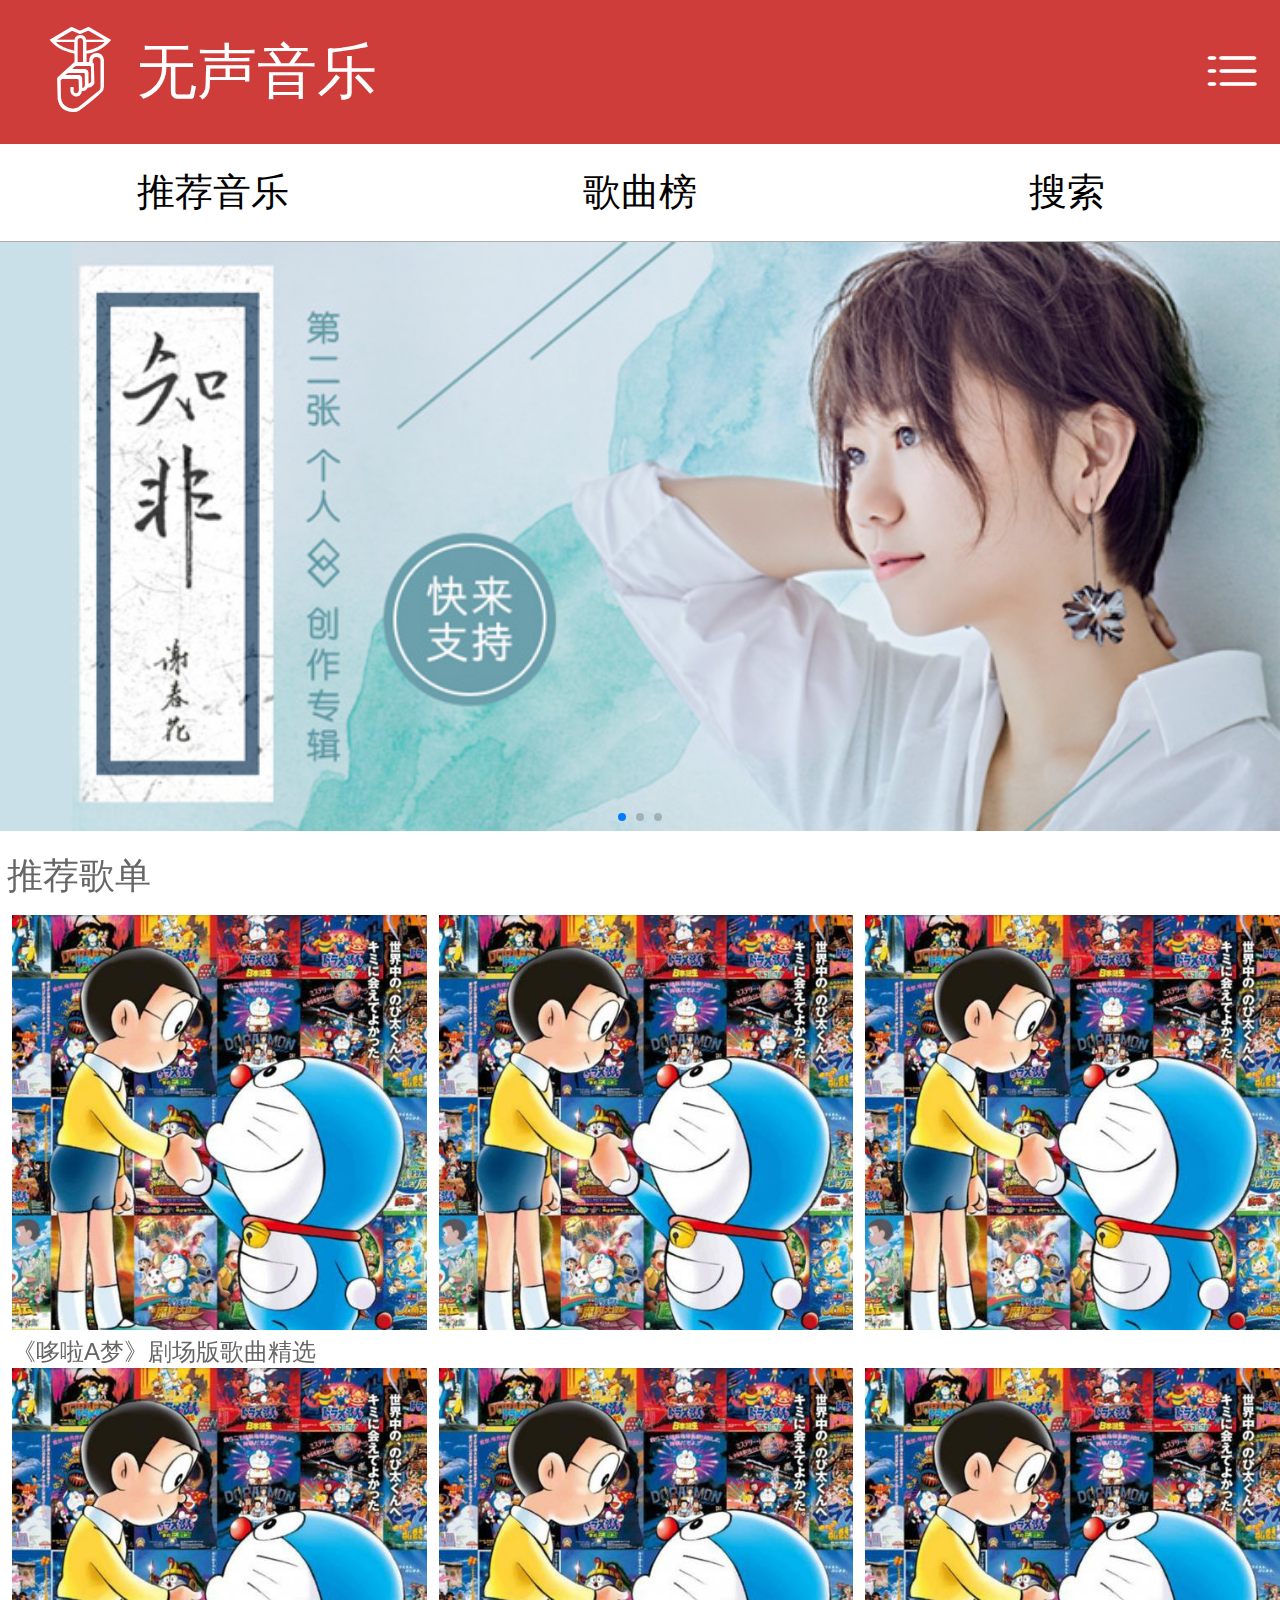
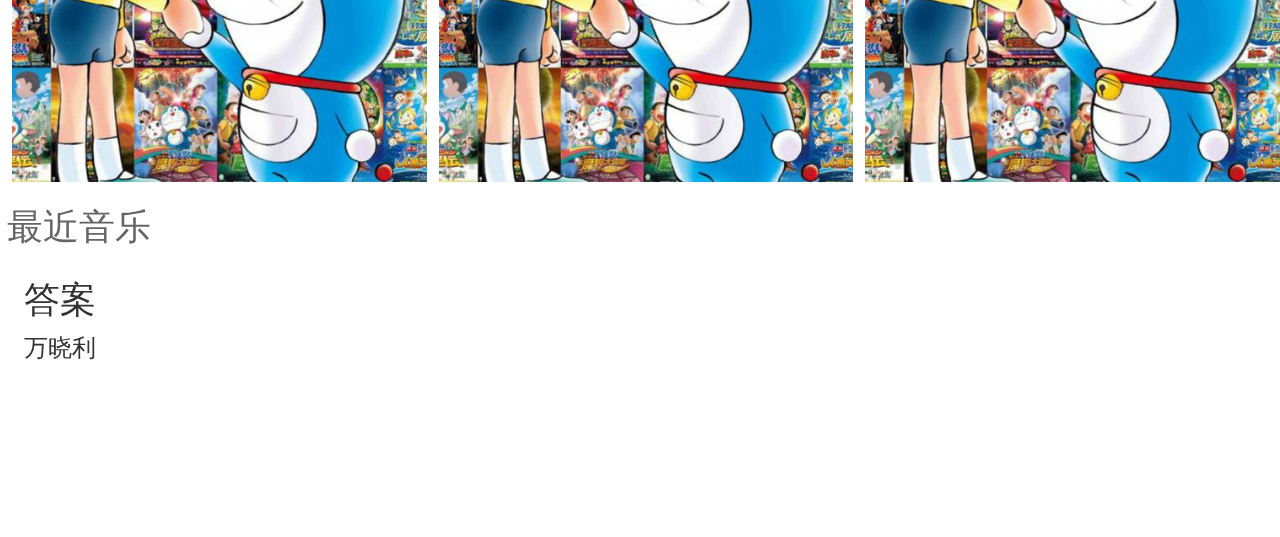
<file: index.html>
<!DOCTYPE html>
<html>
	<head>
		<meta charset="UTF-8">
		<title></title>
		<meta name="viewport" content="width=device-width,initial-scale=1,minimum-scale=1,maximum-scale=1,user-scalable=no" />
		<link rel="stylesheet" type="text/css" href="css/main.css"/>
		<link rel="stylesheet" type="text/css" href="font/iconfont.css"/>
		<link rel="stylesheet" href="bower_components/swiper/dist/css/swiper.min.css">
		<script src="js/lb.js"></script>
	</head>
	<body>
		<div class="foot">
			
			<div class="logo">
				<i class="iconfont icon-xinxinicon"></i>
				<p>无声音乐</p>
				<i class="iconfont icon-category" id="slide"></i>
			</div>
		</div>
		<ul class="bar">
			<li><a href="javaspert:;">推荐音乐</a></li>
			<li><a href="javaspert:;">歌曲榜</a></li>
			<li><a href="javaspert:;">搜索</a></li>
		</ul>
		<div class="swiper-container wrapper" id="lbb">
			<div class="swiper-wrapper">
<!--推荐音乐-->			
			<div class="swiper-slide">
				<div class="swiper-container" id="lba">
					<div class="swiper-wrapper">
						<div class="swiper-slide">
							<img src="image/swiper1.jpg"/>
						</div>
						<div class="swiper-slide">
							<img src="image/swiper2.jpg"/>
						</div>
						<div class="swiper-slide">
							<img src="image/swiper3.jpg"/>
						</div>
					</div>
					<div class="swiper-pagination"></div>
				</div>
				<div class="box">
					<p class="tj">推荐歌单</p>
					<ul class="box-full">
						<div>
							<li>
								<img src="image/flex1.jpg"/>
								<p>《哆啦A梦》剧场版歌曲精选</p>
							</li>
							<li>
								<img src="image/flex1.jpg"/>
								<p></p>
							</li>
							<li>
								<img src="image/flex1.jpg"/>
								<p></p>
							</li>
						</div>
						<div>
							<li>
								<img src="image/flex1.jpg"/>
								<p></p>
							</li>
							<li>
								<img src="image/flex1.jpg"/>
								<p></p>
							</li>
							<li>
								<img src="image/flex1.jpg"/>
								<p></p>
							</li>
						</div>
					</ul>
				</div>
				<div class="newm">
					<p class="zx">最近音乐</p>
					<div class="newm-box">
						<ul>
							<li>
								<div class="left"><h2>答案</h2>
								<p>万晓利</p></div>
								<div class="right"><i><img src="image/index.png"/></i></div>
							</li>
						</ul>
						
					</div>
				</div>
			</div>
<!--推荐音乐结束-->
<!--音乐榜单开始-->	
			<div class="yybd swiper-slide">
				<ul class="bd">
					<li>
						<a href="javascript:;"><img src="image/xingebang.jpg"/></a>
						<a href="javascript:;"><img src="image/regebang.jpg"/></a>
					</li>
					<li>
						<a href="javascript:;"><img src="image/biaosheng.jpg"/></a>
						<a href="javascript:;"><img src="image/yuanchuangbang.jpg"/></a>
					</li>
					<li>
						<a href="javascript:;"><img src="image/dianyinbang.jpg"/></a>
						<a href="javascript:;"><img src="image/gedianbang.jpg"/></a>
					</li>
				</ul>
			</div>
<!--音乐榜单结束-->
<!--音乐搜索开始-->
			<div class="bg-s swiper-slide">
			<!--描述：搜索框-->
				<div class="ipt-s">
					<i class="iconfont icon-search"></i>
					<input class="ipt-k" id="ssk" type="text" placeholder="搜索歌曲、歌手、专辑" >
				</div>
			<!--描述：热搜-->
				<div class="push">
					<section class="secs">
					<h3>热门搜索</h3>
					<ul>
						<li><a href="javaspert:;">童话镇</a></li>
						<li><a href="javaspert:;">童话镇</a></li>
						<li><a href="javaspert:;">童话镇</a></li>
						<li><a href="javaspert:;">童话镇</a></li>
						<li><a href="javaspert:;">童话镇</a></li>
						<li><a href="javaspert:;">童话镇</a></li>
						<li><a href="javaspert:;">童话镇</a></li>
					</ul>
					</section>
				</div>
			<!--描述：搜索显示-->
				<div class="records">
					<ul class="recUl">
						<li><aside></aside></li>
					</ul>
				</div>
			</div>
			</div>
		</div>
<!--右滑栏开始-->
		<div class="yhl">

			<div class="container"></div>
			<!--
				作者：offline
				时间：2017-06-05
				描述：右滑栏
			-->
			<div class="slide">
				<div class="slide-h">
					<img src="image/timg.jpg" />
					<p>baron</p>

				</div>
				<div class="slide-s">
					<ul>
						<li><a href="javaspert:;">歌曲</a></li>
						<li>76</li>
					</ul>
					<ul>
						<li><a href="javaspert:;">朋友</a></li>
						<li>52</li>
					</ul>
				</div>
				<ul class="slide-f">
					<li><a><i class="iconfont icon-form"></i>我的歌单</a></li>
					<li><a><i class="iconfont icon-process"></i>我的音乐圈</a></li>
					<li><a><i class="iconfont icon-set"></i>个人设置</a></li>
				</ul>
			</div>
		</div>
<!--右滑栏结束-->
		<script src="bower_components/jquery/dist/jquery.min.js"></script>			
		<script src="bower_components/swiper/dist/js/swiper.jquery.min.js"></script>
		<script src="js/search.js"></script>
		<script src="js/lb.js"></script>
	</body>
</html>
</file>
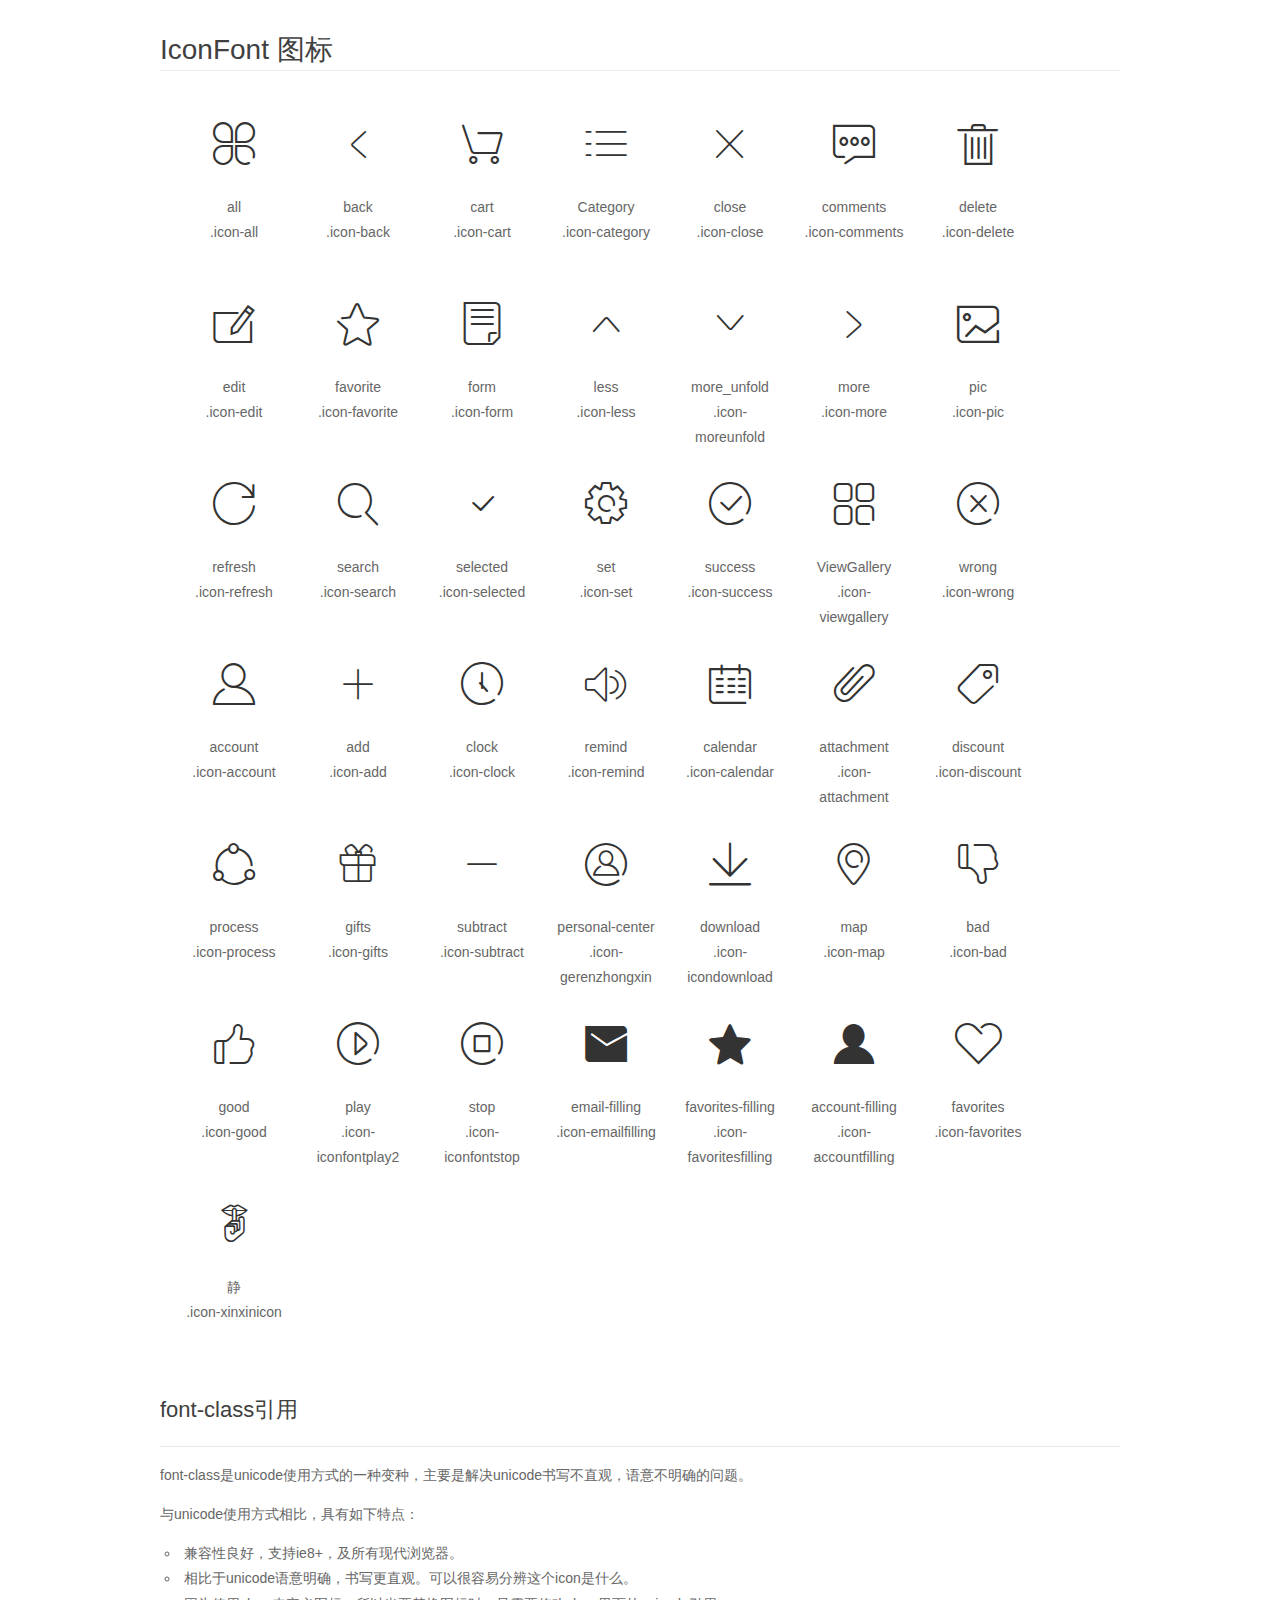
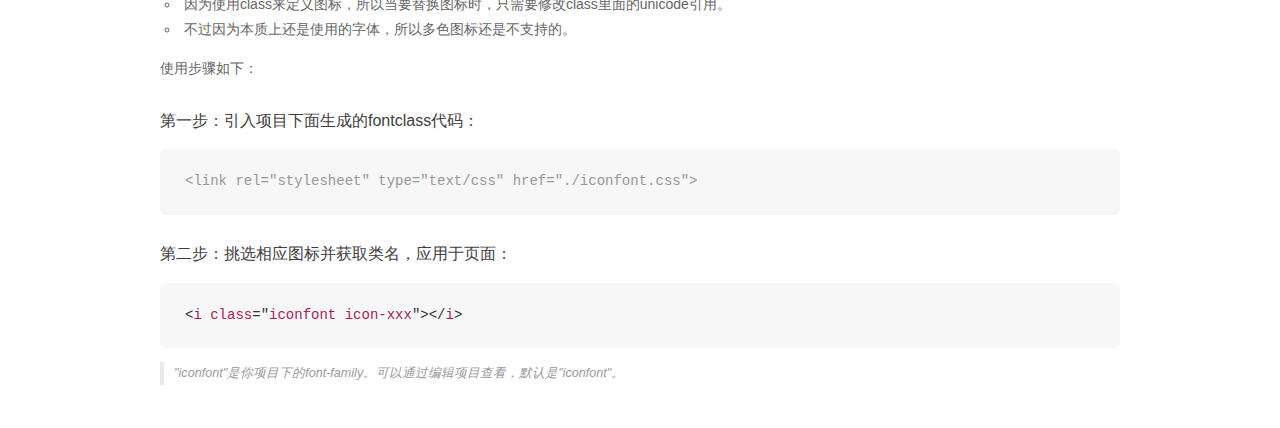
<file: font/demo_fontclass.html>
<!DOCTYPE html>
<html>
<head>
    <meta charset="utf-8"/>
    <title>IconFont</title>
    <link rel="stylesheet" href="demo.css">
    <link rel="stylesheet" href="iconfont.css">
</head>
<body>
    <div class="main markdown">
        <h1>IconFont 图标</h1>
        <ul class="icon_lists clear">
            
                <li>
                <i class="icon iconfont icon-all"></i>
                    <div class="name">all</div>
                    <div class="fontclass">.icon-all</div>
                </li>
            
                <li>
                <i class="icon iconfont icon-back"></i>
                    <div class="name">back</div>
                    <div class="fontclass">.icon-back</div>
                </li>
            
                <li>
                <i class="icon iconfont icon-cart"></i>
                    <div class="name">cart</div>
                    <div class="fontclass">.icon-cart</div>
                </li>
            
                <li>
                <i class="icon iconfont icon-category"></i>
                    <div class="name">Category</div>
                    <div class="fontclass">.icon-category</div>
                </li>
            
                <li>
                <i class="icon iconfont icon-close"></i>
                    <div class="name">close</div>
                    <div class="fontclass">.icon-close</div>
                </li>
            
                <li>
                <i class="icon iconfont icon-comments"></i>
                    <div class="name">comments</div>
                    <div class="fontclass">.icon-comments</div>
                </li>
            
                <li>
                <i class="icon iconfont icon-delete"></i>
                    <div class="name">delete</div>
                    <div class="fontclass">.icon-delete</div>
                </li>
            
                <li>
                <i class="icon iconfont icon-edit"></i>
                    <div class="name">edit</div>
                    <div class="fontclass">.icon-edit</div>
                </li>
            
                <li>
                <i class="icon iconfont icon-favorite"></i>
                    <div class="name">favorite</div>
                    <div class="fontclass">.icon-favorite</div>
                </li>
            
                <li>
                <i class="icon iconfont icon-form"></i>
                    <div class="name">form</div>
                    <div class="fontclass">.icon-form</div>
                </li>
            
                <li>
                <i class="icon iconfont icon-less"></i>
                    <div class="name">less</div>
                    <div class="fontclass">.icon-less</div>
                </li>
            
                <li>
                <i class="icon iconfont icon-moreunfold"></i>
                    <div class="name">more_unfold</div>
                    <div class="fontclass">.icon-moreunfold</div>
                </li>
            
                <li>
                <i class="icon iconfont icon-more"></i>
                    <div class="name">more</div>
                    <div class="fontclass">.icon-more</div>
                </li>
            
                <li>
                <i class="icon iconfont icon-pic"></i>
                    <div class="name">pic</div>
                    <div class="fontclass">.icon-pic</div>
                </li>
            
                <li>
                <i class="icon iconfont icon-refresh"></i>
                    <div class="name">refresh</div>
                    <div class="fontclass">.icon-refresh</div>
                </li>
            
                <li>
                <i class="icon iconfont icon-search"></i>
                    <div class="name">search</div>
                    <div class="fontclass">.icon-search</div>
                </li>
            
                <li>
                <i class="icon iconfont icon-selected"></i>
                    <div class="name">selected</div>
                    <div class="fontclass">.icon-selected</div>
                </li>
            
                <li>
                <i class="icon iconfont icon-set"></i>
                    <div class="name">set</div>
                    <div class="fontclass">.icon-set</div>
                </li>
            
                <li>
                <i class="icon iconfont icon-success"></i>
                    <div class="name">success</div>
                    <div class="fontclass">.icon-success</div>
                </li>
            
                <li>
                <i class="icon iconfont icon-viewgallery"></i>
                    <div class="name">ViewGallery</div>
                    <div class="fontclass">.icon-viewgallery</div>
                </li>
            
                <li>
                <i class="icon iconfont icon-wrong"></i>
                    <div class="name">wrong</div>
                    <div class="fontclass">.icon-wrong</div>
                </li>
            
                <li>
                <i class="icon iconfont icon-account"></i>
                    <div class="name">account</div>
                    <div class="fontclass">.icon-account</div>
                </li>
            
                <li>
                <i class="icon iconfont icon-add"></i>
                    <div class="name">add</div>
                    <div class="fontclass">.icon-add</div>
                </li>
            
                <li>
                <i class="icon iconfont icon-clock"></i>
                    <div class="name">clock</div>
                    <div class="fontclass">.icon-clock</div>
                </li>
            
                <li>
                <i class="icon iconfont icon-remind"></i>
                    <div class="name">remind</div>
                    <div class="fontclass">.icon-remind</div>
                </li>
            
                <li>
                <i class="icon iconfont icon-calendar"></i>
                    <div class="name">calendar</div>
                    <div class="fontclass">.icon-calendar</div>
                </li>
            
                <li>
                <i class="icon iconfont icon-attachment"></i>
                    <div class="name">attachment</div>
                    <div class="fontclass">.icon-attachment</div>
                </li>
            
                <li>
                <i class="icon iconfont icon-discount"></i>
                    <div class="name">discount</div>
                    <div class="fontclass">.icon-discount</div>
                </li>
            
                <li>
                <i class="icon iconfont icon-process"></i>
                    <div class="name">process</div>
                    <div class="fontclass">.icon-process</div>
                </li>
            
                <li>
                <i class="icon iconfont icon-gifts"></i>
                    <div class="name">gifts</div>
                    <div class="fontclass">.icon-gifts</div>
                </li>
            
                <li>
                <i class="icon iconfont icon-subtract"></i>
                    <div class="name">subtract</div>
                    <div class="fontclass">.icon-subtract</div>
                </li>
            
                <li>
                <i class="icon iconfont icon-gerenzhongxin"></i>
                    <div class="name">personal-center</div>
                    <div class="fontclass">.icon-gerenzhongxin</div>
                </li>
            
                <li>
                <i class="icon iconfont icon-icondownload"></i>
                    <div class="name">download</div>
                    <div class="fontclass">.icon-icondownload</div>
                </li>
            
                <li>
                <i class="icon iconfont icon-map"></i>
                    <div class="name">map</div>
                    <div class="fontclass">.icon-map</div>
                </li>
            
                <li>
                <i class="icon iconfont icon-bad"></i>
                    <div class="name">bad</div>
                    <div class="fontclass">.icon-bad</div>
                </li>
            
                <li>
                <i class="icon iconfont icon-good"></i>
                    <div class="name">good</div>
                    <div class="fontclass">.icon-good</div>
                </li>
            
                <li>
                <i class="icon iconfont icon-iconfontplay2"></i>
                    <div class="name">play</div>
                    <div class="fontclass">.icon-iconfontplay2</div>
                </li>
            
                <li>
                <i class="icon iconfont icon-iconfontstop"></i>
                    <div class="name">stop</div>
                    <div class="fontclass">.icon-iconfontstop</div>
                </li>
            
                <li>
                <i class="icon iconfont icon-emailfilling"></i>
                    <div class="name">email-filling</div>
                    <div class="fontclass">.icon-emailfilling</div>
                </li>
            
                <li>
                <i class="icon iconfont icon-favoritesfilling"></i>
                    <div class="name">favorites-filling</div>
                    <div class="fontclass">.icon-favoritesfilling</div>
                </li>
            
                <li>
                <i class="icon iconfont icon-accountfilling"></i>
                    <div class="name">account-filling</div>
                    <div class="fontclass">.icon-accountfilling</div>
                </li>
            
                <li>
                <i class="icon iconfont icon-favorites"></i>
                    <div class="name">favorites</div>
                    <div class="fontclass">.icon-favorites</div>
                </li>
            
                <li>
                <i class="icon iconfont icon-xinxinicon"></i>
                    <div class="name">静</div>
                    <div class="fontclass">.icon-xinxinicon</div>
                </li>
            
        </ul>

        <h2 id="font-class-">font-class引用</h2>
        <hr>

        <p>font-class是unicode使用方式的一种变种，主要是解决unicode书写不直观，语意不明确的问题。</p>
        <p>与unicode使用方式相比，具有如下特点：</p>
        <ul>
        <li>兼容性良好，支持ie8+，及所有现代浏览器。</li>
        <li>相比于unicode语意明确，书写更直观。可以很容易分辨这个icon是什么。</li>
        <li>因为使用class来定义图标，所以当要替换图标时，只需要修改class里面的unicode引用。</li>
        <li>不过因为本质上还是使用的字体，所以多色图标还是不支持的。</li>
        </ul>
        <p>使用步骤如下：</p>
        <h3 id="-fontclass-">第一步：引入项目下面生成的fontclass代码：</h3>


        <pre><code class="lang-js hljs javascript"><span class="hljs-comment">&lt;link rel="stylesheet" type="text/css" href="./iconfont.css"&gt;</span></code></pre>
        <h3 id="-">第二步：挑选相应图标并获取类名，应用于页面：</h3>
        <pre><code class="lang-css hljs">&lt;<span class="hljs-selector-tag">i</span> <span class="hljs-selector-tag">class</span>="<span class="hljs-selector-tag">iconfont</span> <span class="hljs-selector-tag">icon-xxx</span>"&gt;&lt;/<span class="hljs-selector-tag">i</span>&gt;</code></pre>
        <blockquote>
        <p>"iconfont"是你项目下的font-family。可以通过编辑项目查看，默认是"iconfont"。</p>
        </blockquote>
    </div>
</body>
</html>
</file>
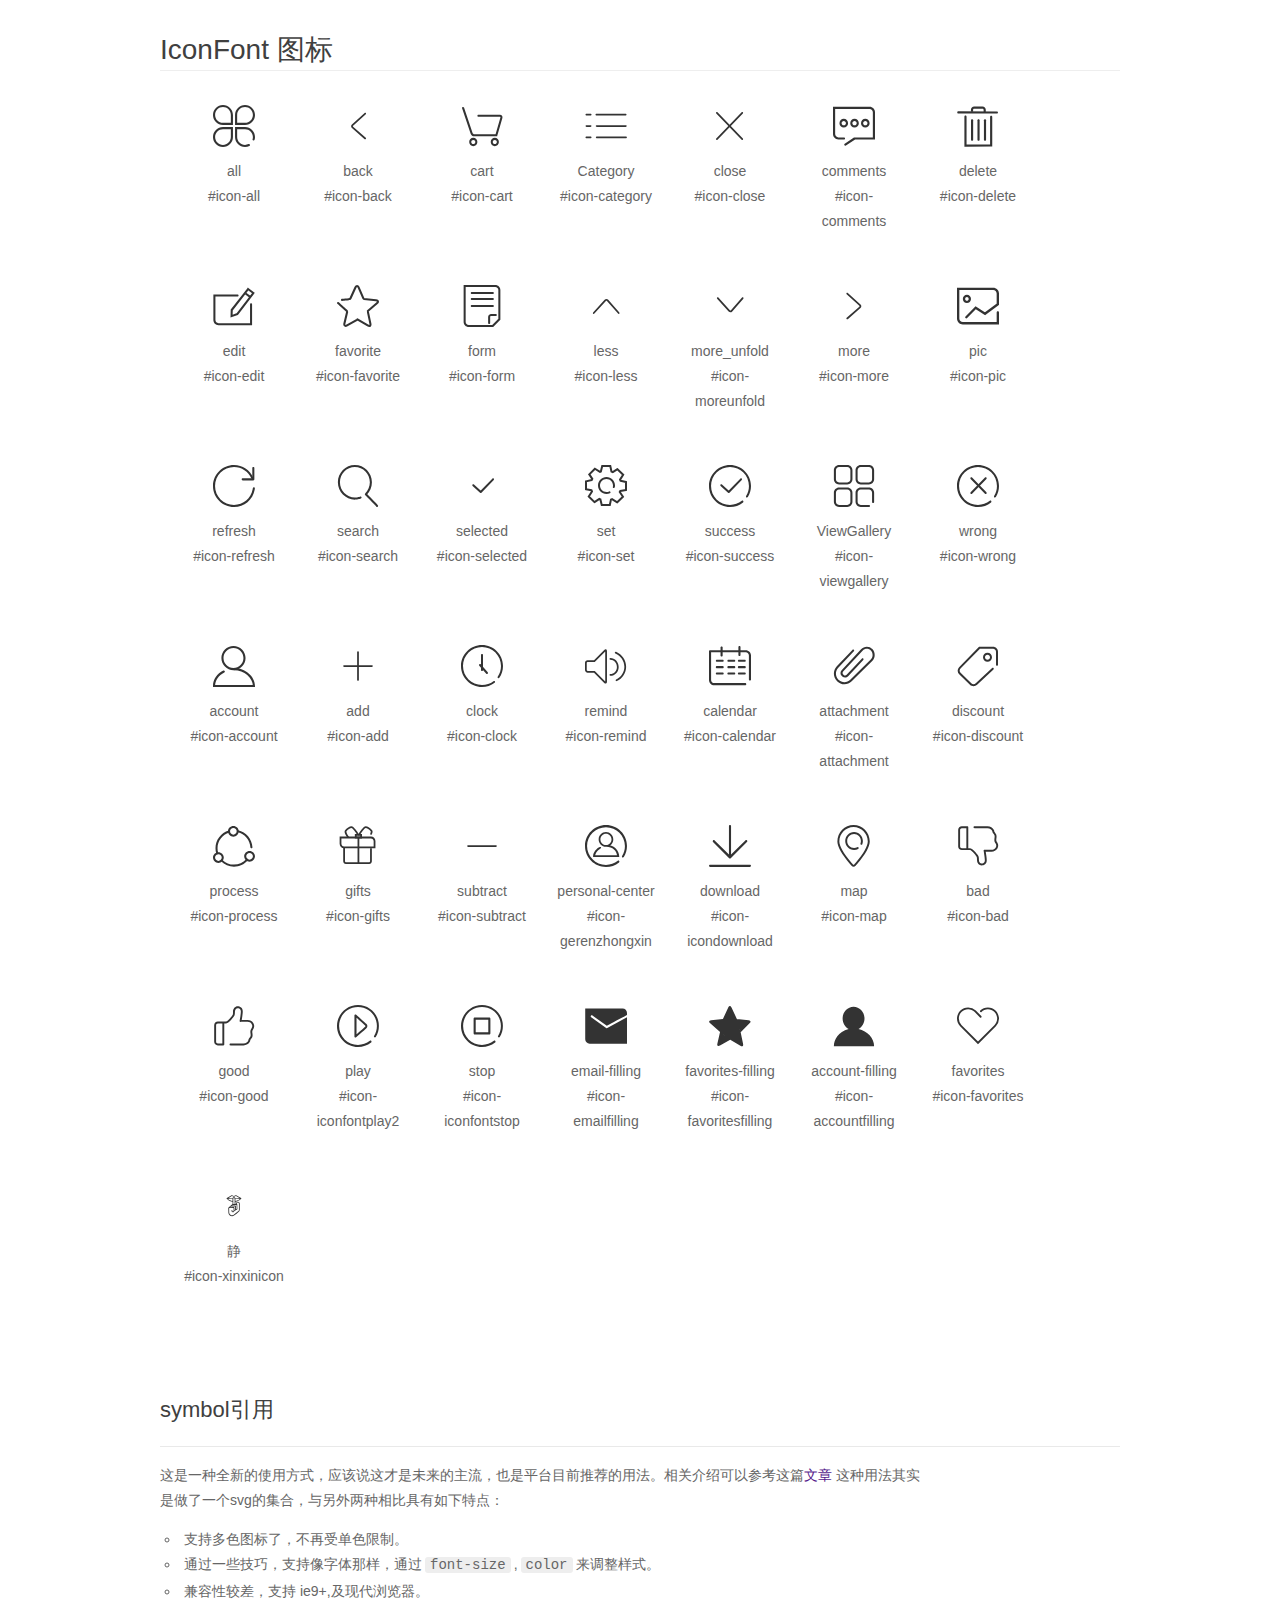
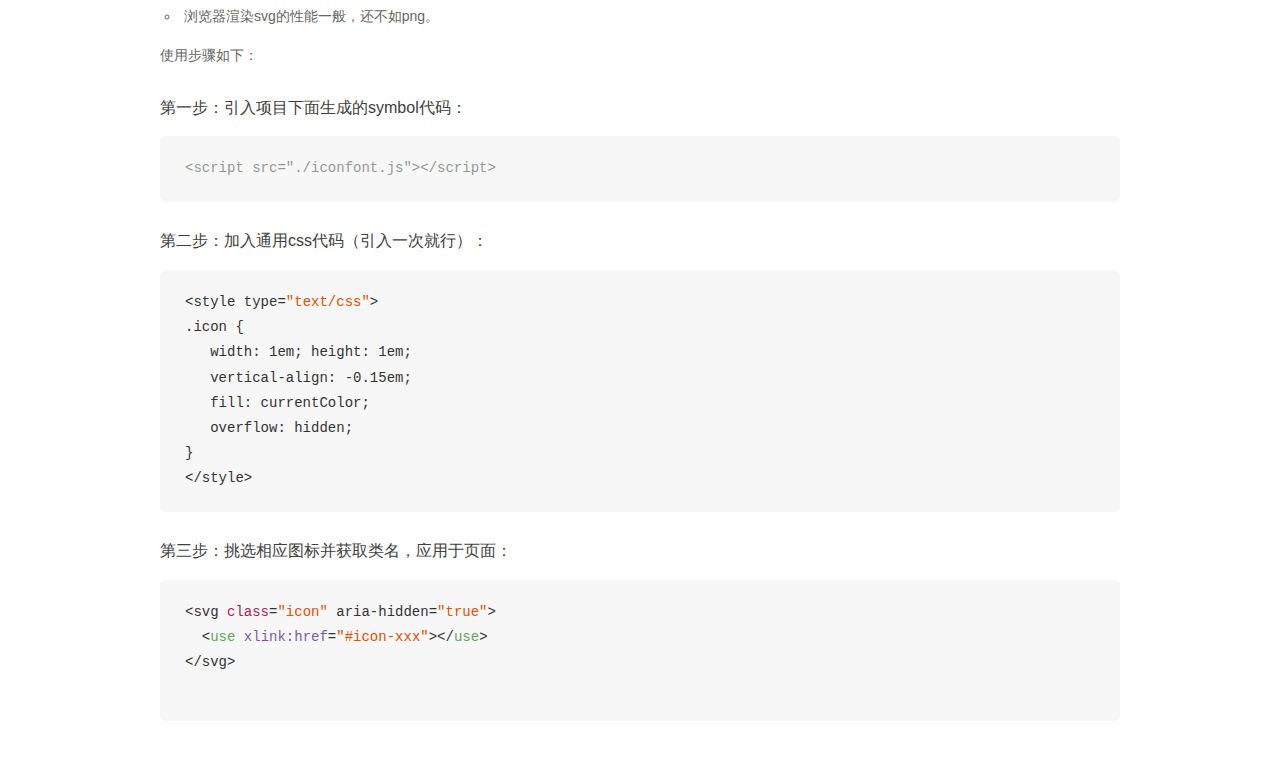
<file: font/demo_symbol.html>
<!DOCTYPE html>
<html>
<head>
    <meta charset="utf-8"/>
    <title>IconFont</title>
    <link rel="stylesheet" href="demo.css">
    <script src="iconfont.js"></script>

    <style type="text/css">
        .icon {
          /* 通过设置 font-size 来改变图标大小 */
          width: 1em; height: 1em;
          /* 图标和文字相邻时，垂直对齐 */
          vertical-align: -0.15em;
          /* 通过设置 color 来改变 SVG 的颜色/fill */
          fill: currentColor;
          /* path 和 stroke 溢出 viewBox 部分在 IE 下会显示
             normalize.css 中也包含这行 */
          overflow: hidden;
        }

    </style>
</head>
<body>
    <div class="main markdown">
        <h1>IconFont 图标</h1>
        <ul class="icon_lists clear">
            
                <li>
                    <svg class="icon" aria-hidden="true">
                        <use xlink:href="#icon-all"></use>
                    </svg>
                    <div class="name">all</div>
                    <div class="fontclass">#icon-all</div>
                </li>
            
                <li>
                    <svg class="icon" aria-hidden="true">
                        <use xlink:href="#icon-back"></use>
                    </svg>
                    <div class="name">back</div>
                    <div class="fontclass">#icon-back</div>
                </li>
            
                <li>
                    <svg class="icon" aria-hidden="true">
                        <use xlink:href="#icon-cart"></use>
                    </svg>
                    <div class="name">cart</div>
                    <div class="fontclass">#icon-cart</div>
                </li>
            
                <li>
                    <svg class="icon" aria-hidden="true">
                        <use xlink:href="#icon-category"></use>
                    </svg>
                    <div class="name">Category</div>
                    <div class="fontclass">#icon-category</div>
                </li>
            
                <li>
                    <svg class="icon" aria-hidden="true">
                        <use xlink:href="#icon-close"></use>
                    </svg>
                    <div class="name">close</div>
                    <div class="fontclass">#icon-close</div>
                </li>
            
                <li>
                    <svg class="icon" aria-hidden="true">
                        <use xlink:href="#icon-comments"></use>
                    </svg>
                    <div class="name">comments</div>
                    <div class="fontclass">#icon-comments</div>
                </li>
            
                <li>
                    <svg class="icon" aria-hidden="true">
                        <use xlink:href="#icon-delete"></use>
                    </svg>
                    <div class="name">delete</div>
                    <div class="fontclass">#icon-delete</div>
                </li>
            
                <li>
                    <svg class="icon" aria-hidden="true">
                        <use xlink:href="#icon-edit"></use>
                    </svg>
                    <div class="name">edit</div>
                    <div class="fontclass">#icon-edit</div>
                </li>
            
                <li>
                    <svg class="icon" aria-hidden="true">
                        <use xlink:href="#icon-favorite"></use>
                    </svg>
                    <div class="name">favorite</div>
                    <div class="fontclass">#icon-favorite</div>
                </li>
            
                <li>
                    <svg class="icon" aria-hidden="true">
                        <use xlink:href="#icon-form"></use>
                    </svg>
                    <div class="name">form</div>
                    <div class="fontclass">#icon-form</div>
                </li>
            
                <li>
                    <svg class="icon" aria-hidden="true">
                        <use xlink:href="#icon-less"></use>
                    </svg>
                    <div class="name">less</div>
                    <div class="fontclass">#icon-less</div>
                </li>
            
                <li>
                    <svg class="icon" aria-hidden="true">
                        <use xlink:href="#icon-moreunfold"></use>
                    </svg>
                    <div class="name">more_unfold</div>
                    <div class="fontclass">#icon-moreunfold</div>
                </li>
            
                <li>
                    <svg class="icon" aria-hidden="true">
                        <use xlink:href="#icon-more"></use>
                    </svg>
                    <div class="name">more</div>
                    <div class="fontclass">#icon-more</div>
                </li>
            
                <li>
                    <svg class="icon" aria-hidden="true">
                        <use xlink:href="#icon-pic"></use>
                    </svg>
                    <div class="name">pic</div>
                    <div class="fontclass">#icon-pic</div>
                </li>
            
                <li>
                    <svg class="icon" aria-hidden="true">
                        <use xlink:href="#icon-refresh"></use>
                    </svg>
                    <div class="name">refresh</div>
                    <div class="fontclass">#icon-refresh</div>
                </li>
            
                <li>
                    <svg class="icon" aria-hidden="true">
                        <use xlink:href="#icon-search"></use>
                    </svg>
                    <div class="name">search</div>
                    <div class="fontclass">#icon-search</div>
                </li>
            
                <li>
                    <svg class="icon" aria-hidden="true">
                        <use xlink:href="#icon-selected"></use>
                    </svg>
                    <div class="name">selected</div>
                    <div class="fontclass">#icon-selected</div>
                </li>
            
                <li>
                    <svg class="icon" aria-hidden="true">
                        <use xlink:href="#icon-set"></use>
                    </svg>
                    <div class="name">set</div>
                    <div class="fontclass">#icon-set</div>
                </li>
            
                <li>
                    <svg class="icon" aria-hidden="true">
                        <use xlink:href="#icon-success"></use>
                    </svg>
                    <div class="name">success</div>
                    <div class="fontclass">#icon-success</div>
                </li>
            
                <li>
                    <svg class="icon" aria-hidden="true">
                        <use xlink:href="#icon-viewgallery"></use>
                    </svg>
                    <div class="name">ViewGallery</div>
                    <div class="fontclass">#icon-viewgallery</div>
                </li>
            
                <li>
                    <svg class="icon" aria-hidden="true">
                        <use xlink:href="#icon-wrong"></use>
                    </svg>
                    <div class="name">wrong</div>
                    <div class="fontclass">#icon-wrong</div>
                </li>
            
                <li>
                    <svg class="icon" aria-hidden="true">
                        <use xlink:href="#icon-account"></use>
                    </svg>
                    <div class="name">account</div>
                    <div class="fontclass">#icon-account</div>
                </li>
            
                <li>
                    <svg class="icon" aria-hidden="true">
                        <use xlink:href="#icon-add"></use>
                    </svg>
                    <div class="name">add</div>
                    <div class="fontclass">#icon-add</div>
                </li>
            
                <li>
                    <svg class="icon" aria-hidden="true">
                        <use xlink:href="#icon-clock"></use>
                    </svg>
                    <div class="name">clock</div>
                    <div class="fontclass">#icon-clock</div>
                </li>
            
                <li>
                    <svg class="icon" aria-hidden="true">
                        <use xlink:href="#icon-remind"></use>
                    </svg>
                    <div class="name">remind</div>
                    <div class="fontclass">#icon-remind</div>
                </li>
            
                <li>
                    <svg class="icon" aria-hidden="true">
                        <use xlink:href="#icon-calendar"></use>
                    </svg>
                    <div class="name">calendar</div>
                    <div class="fontclass">#icon-calendar</div>
                </li>
            
                <li>
                    <svg class="icon" aria-hidden="true">
                        <use xlink:href="#icon-attachment"></use>
                    </svg>
                    <div class="name">attachment</div>
                    <div class="fontclass">#icon-attachment</div>
                </li>
            
                <li>
                    <svg class="icon" aria-hidden="true">
                        <use xlink:href="#icon-discount"></use>
                    </svg>
                    <div class="name">discount</div>
                    <div class="fontclass">#icon-discount</div>
                </li>
            
                <li>
                    <svg class="icon" aria-hidden="true">
                        <use xlink:href="#icon-process"></use>
                    </svg>
                    <div class="name">process</div>
                    <div class="fontclass">#icon-process</div>
                </li>
            
                <li>
                    <svg class="icon" aria-hidden="true">
                        <use xlink:href="#icon-gifts"></use>
                    </svg>
                    <div class="name">gifts</div>
                    <div class="fontclass">#icon-gifts</div>
                </li>
            
                <li>
                    <svg class="icon" aria-hidden="true">
                        <use xlink:href="#icon-subtract"></use>
                    </svg>
                    <div class="name">subtract</div>
                    <div class="fontclass">#icon-subtract</div>
                </li>
            
                <li>
                    <svg class="icon" aria-hidden="true">
                        <use xlink:href="#icon-gerenzhongxin"></use>
                    </svg>
                    <div class="name">personal-center</div>
                    <div class="fontclass">#icon-gerenzhongxin</div>
                </li>
            
                <li>
                    <svg class="icon" aria-hidden="true">
                        <use xlink:href="#icon-icondownload"></use>
                    </svg>
                    <div class="name">download</div>
                    <div class="fontclass">#icon-icondownload</div>
                </li>
            
                <li>
                    <svg class="icon" aria-hidden="true">
                        <use xlink:href="#icon-map"></use>
                    </svg>
                    <div class="name">map</div>
                    <div class="fontclass">#icon-map</div>
                </li>
            
                <li>
                    <svg class="icon" aria-hidden="true">
                        <use xlink:href="#icon-bad"></use>
                    </svg>
                    <div class="name">bad</div>
                    <div class="fontclass">#icon-bad</div>
                </li>
            
                <li>
                    <svg class="icon" aria-hidden="true">
                        <use xlink:href="#icon-good"></use>
                    </svg>
                    <div class="name">good</div>
                    <div class="fontclass">#icon-good</div>
                </li>
            
                <li>
                    <svg class="icon" aria-hidden="true">
                        <use xlink:href="#icon-iconfontplay2"></use>
                    </svg>
                    <div class="name">play</div>
                    <div class="fontclass">#icon-iconfontplay2</div>
                </li>
            
                <li>
                    <svg class="icon" aria-hidden="true">
                        <use xlink:href="#icon-iconfontstop"></use>
                    </svg>
                    <div class="name">stop</div>
                    <div class="fontclass">#icon-iconfontstop</div>
                </li>
            
                <li>
                    <svg class="icon" aria-hidden="true">
                        <use xlink:href="#icon-emailfilling"></use>
                    </svg>
                    <div class="name">email-filling</div>
                    <div class="fontclass">#icon-emailfilling</div>
                </li>
            
                <li>
                    <svg class="icon" aria-hidden="true">
                        <use xlink:href="#icon-favoritesfilling"></use>
                    </svg>
                    <div class="name">favorites-filling</div>
                    <div class="fontclass">#icon-favoritesfilling</div>
                </li>
            
                <li>
                    <svg class="icon" aria-hidden="true">
                        <use xlink:href="#icon-accountfilling"></use>
                    </svg>
                    <div class="name">account-filling</div>
                    <div class="fontclass">#icon-accountfilling</div>
                </li>
            
                <li>
                    <svg class="icon" aria-hidden="true">
                        <use xlink:href="#icon-favorites"></use>
                    </svg>
                    <div class="name">favorites</div>
                    <div class="fontclass">#icon-favorites</div>
                </li>
            
                <li>
                    <svg class="icon" aria-hidden="true">
                        <use xlink:href="#icon-xinxinicon"></use>
                    </svg>
                    <div class="name">静</div>
                    <div class="fontclass">#icon-xinxinicon</div>
                </li>
            
        </ul>


        <h2 id="symbol-">symbol引用</h2>
        <hr>

        <p>这是一种全新的使用方式，应该说这才是未来的主流，也是平台目前推荐的用法。相关介绍可以参考这篇<a href="">文章</a>
        这种用法其实是做了一个svg的集合，与另外两种相比具有如下特点：</p>
        <ul>
          <li>支持多色图标了，不再受单色限制。</li>
          <li>通过一些技巧，支持像字体那样，通过<code>font-size</code>,<code>color</code>来调整样式。</li>
          <li>兼容性较差，支持 ie9+,及现代浏览器。</li>
          <li>浏览器渲染svg的性能一般，还不如png。</li>
        </ul>
        <p>使用步骤如下：</p>
        <h3 id="-symbol-">第一步：引入项目下面生成的symbol代码：</h3>
        <pre><code class="lang-js hljs javascript"><span class="hljs-comment">&lt;script src="./iconfont.js"&gt;&lt;/script&gt;</span></code></pre>
        <h3 id="-css-">第二步：加入通用css代码（引入一次就行）：</h3>
        <pre><code class="lang-js hljs javascript">&lt;style type=<span class="hljs-string">"text/css"</span>&gt;
.icon {
   width: <span class="hljs-number">1</span>em; height: <span class="hljs-number">1</span>em;
   vertical-align: <span class="hljs-number">-0.15</span>em;
   fill: currentColor;
   overflow: hidden;
}
&lt;<span class="hljs-regexp">/style&gt;</span></code></pre>
        <h3 id="-">第三步：挑选相应图标并获取类名，应用于页面：</h3>
        <pre><code class="lang-js hljs javascript">&lt;svg <span class="hljs-class"><span class="hljs-keyword">class</span></span>=<span class="hljs-string">"icon"</span> aria-hidden=<span class="hljs-string">"true"</span>&gt;<span class="xml"><span class="hljs-tag">
  &lt;<span class="hljs-name">use</span> <span class="hljs-attr">xlink:href</span>=<span class="hljs-string">"#icon-xxx"</span>&gt;</span><span class="hljs-tag">&lt;/<span class="hljs-name">use</span>&gt;</span>
</span>&lt;<span class="hljs-regexp">/svg&gt;
        </span></code></pre>
    </div>
</body>
</html>
</file>
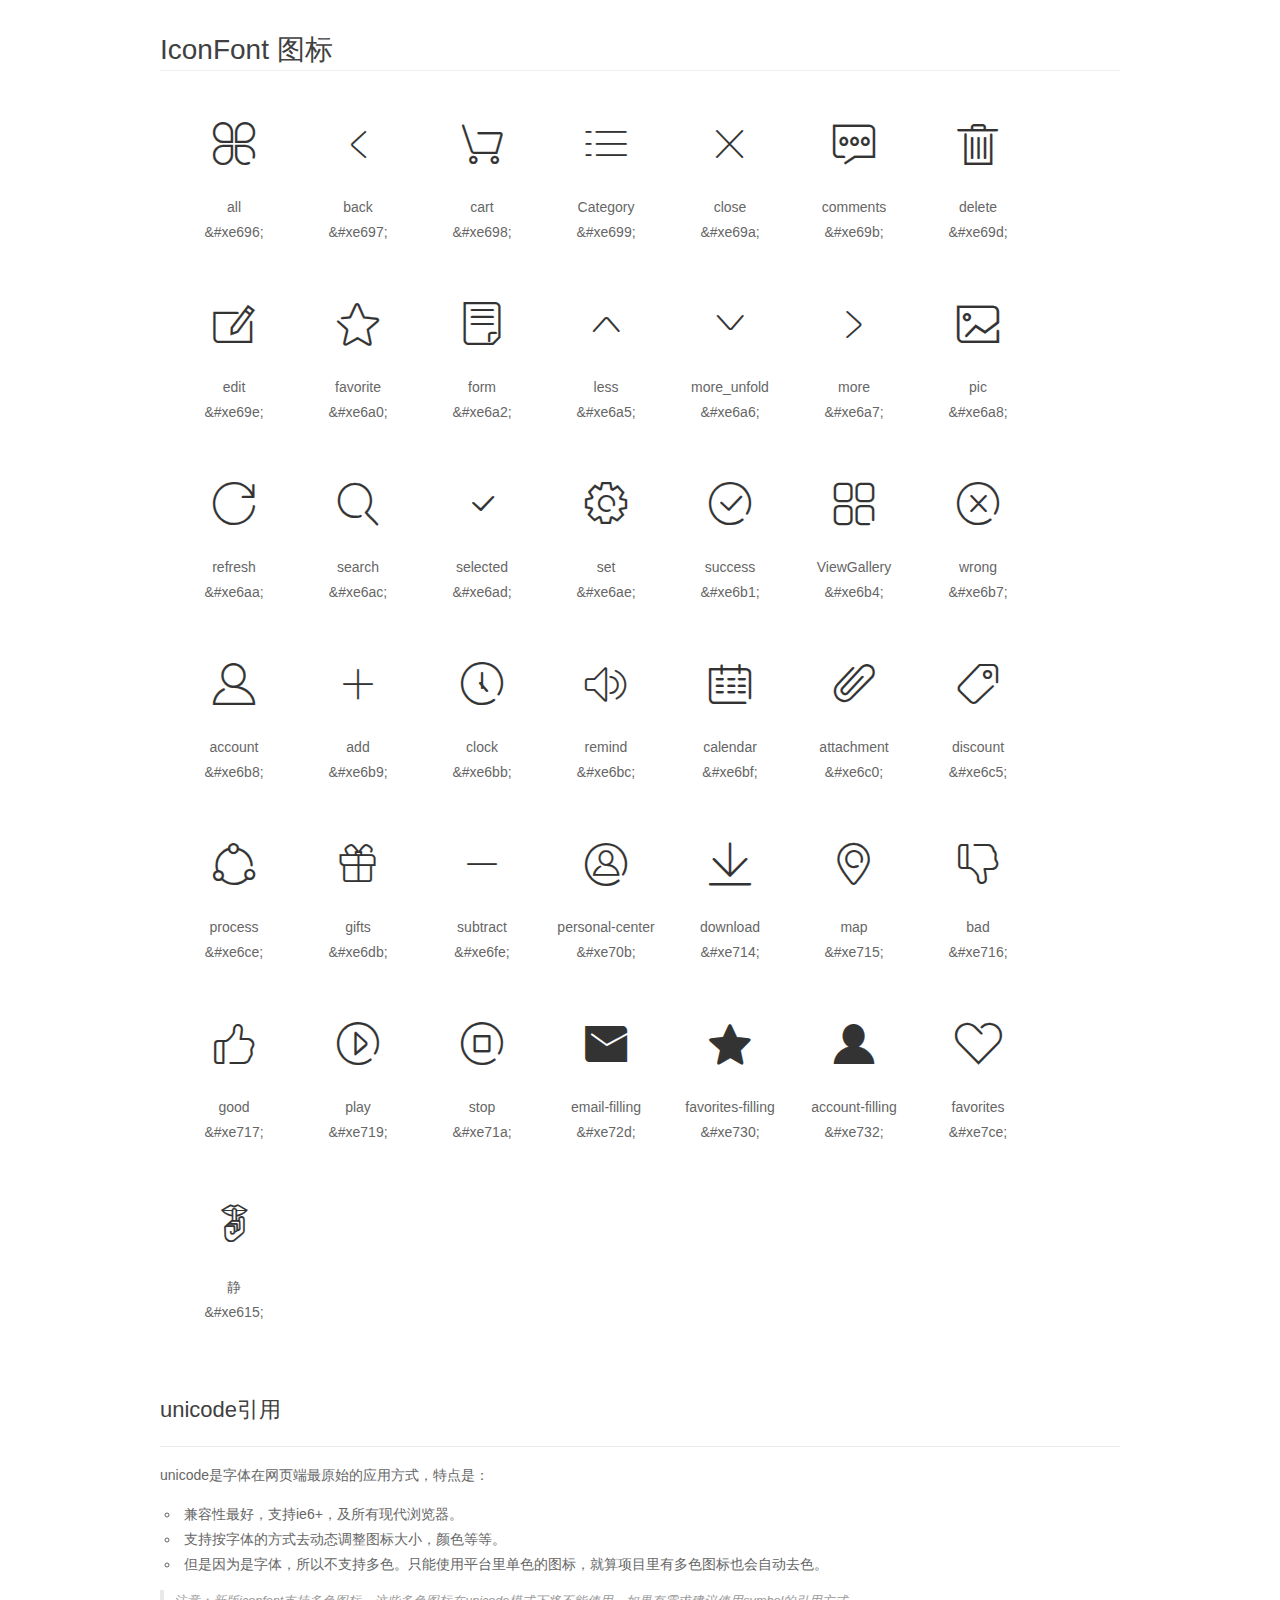
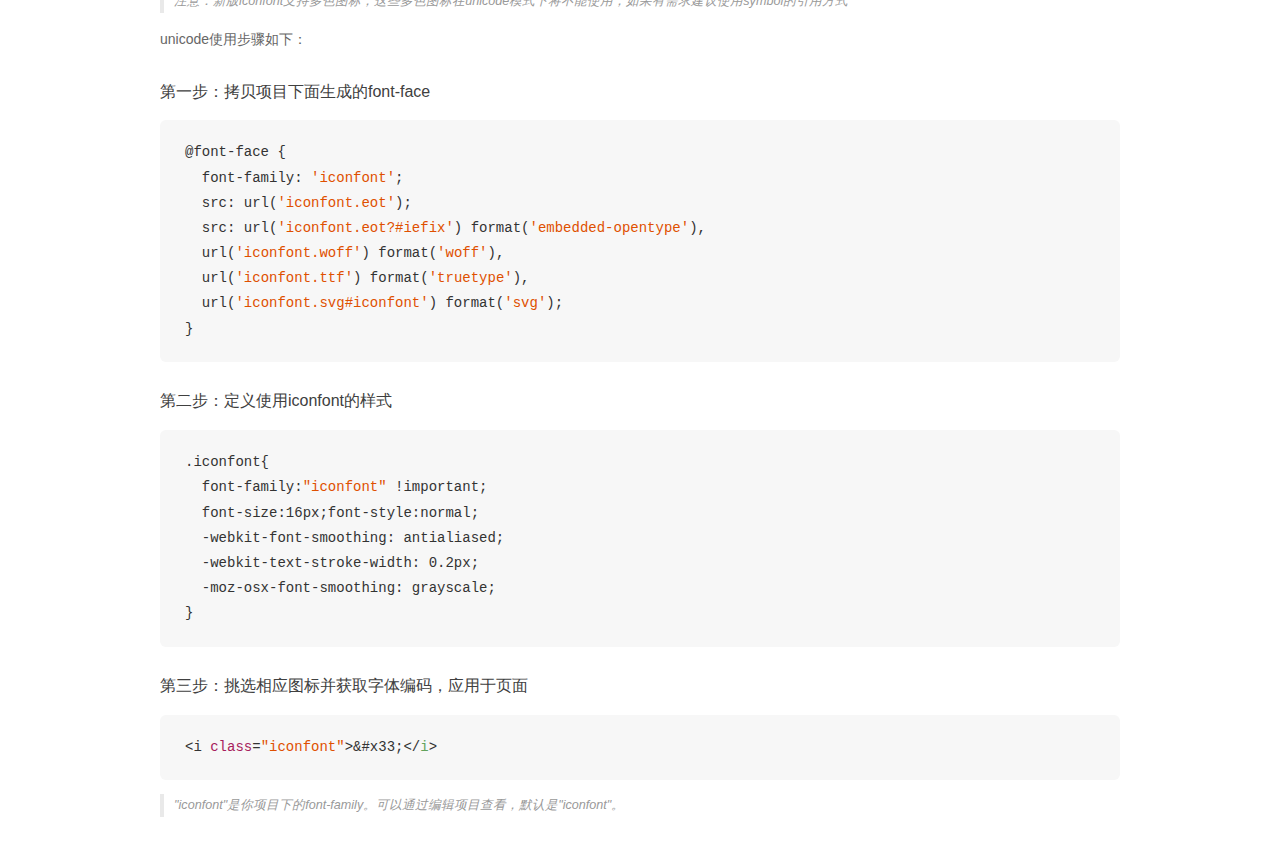
<file: font/demo_unicode.html>
<!DOCTYPE html>
<html>
<head>
    <meta charset="utf-8"/>
    <title>IconFont</title>
    <link rel="stylesheet" href="demo.css">

    <style type="text/css">

        @font-face {font-family: "iconfont";
          src: url('iconfont.eot'); /* IE9*/
          src: url('iconfont.eot#iefix') format('embedded-opentype'), /* IE6-IE8 */
          url('iconfont.woff') format('woff'), /* chrome, firefox */
          url('iconfont.ttf') format('truetype'), /* chrome, firefox, opera, Safari, Android, iOS 4.2+*/
          url('iconfont.svg#iconfont') format('svg'); /* iOS 4.1- */
        }

        .iconfont {
          font-family:"iconfont" !important;
          font-size:16px;
          font-style:normal;
          -webkit-font-smoothing: antialiased;
          -webkit-text-stroke-width: 0.2px;
          -moz-osx-font-smoothing: grayscale;
        }

    </style>
</head>
<body>
    <div class="main markdown">
        <h1>IconFont 图标</h1>
        <ul class="icon_lists clear">
            
                <li>
                <i class="icon iconfont">&#xe696;</i>
                    <div class="name">all</div>
                    <div class="code">&amp;#xe696;</div>
                </li>
            
                <li>
                <i class="icon iconfont">&#xe697;</i>
                    <div class="name">back</div>
                    <div class="code">&amp;#xe697;</div>
                </li>
            
                <li>
                <i class="icon iconfont">&#xe698;</i>
                    <div class="name">cart</div>
                    <div class="code">&amp;#xe698;</div>
                </li>
            
                <li>
                <i class="icon iconfont">&#xe699;</i>
                    <div class="name">Category</div>
                    <div class="code">&amp;#xe699;</div>
                </li>
            
                <li>
                <i class="icon iconfont">&#xe69a;</i>
                    <div class="name">close</div>
                    <div class="code">&amp;#xe69a;</div>
                </li>
            
                <li>
                <i class="icon iconfont">&#xe69b;</i>
                    <div class="name">comments</div>
                    <div class="code">&amp;#xe69b;</div>
                </li>
            
                <li>
                <i class="icon iconfont">&#xe69d;</i>
                    <div class="name">delete</div>
                    <div class="code">&amp;#xe69d;</div>
                </li>
            
                <li>
                <i class="icon iconfont">&#xe69e;</i>
                    <div class="name">edit</div>
                    <div class="code">&amp;#xe69e;</div>
                </li>
            
                <li>
                <i class="icon iconfont">&#xe6a0;</i>
                    <div class="name">favorite</div>
                    <div class="code">&amp;#xe6a0;</div>
                </li>
            
                <li>
                <i class="icon iconfont">&#xe6a2;</i>
                    <div class="name">form</div>
                    <div class="code">&amp;#xe6a2;</div>
                </li>
            
                <li>
                <i class="icon iconfont">&#xe6a5;</i>
                    <div class="name">less</div>
                    <div class="code">&amp;#xe6a5;</div>
                </li>
            
                <li>
                <i class="icon iconfont">&#xe6a6;</i>
                    <div class="name">more_unfold</div>
                    <div class="code">&amp;#xe6a6;</div>
                </li>
            
                <li>
                <i class="icon iconfont">&#xe6a7;</i>
                    <div class="name">more</div>
                    <div class="code">&amp;#xe6a7;</div>
                </li>
            
                <li>
                <i class="icon iconfont">&#xe6a8;</i>
                    <div class="name">pic</div>
                    <div class="code">&amp;#xe6a8;</div>
                </li>
            
                <li>
                <i class="icon iconfont">&#xe6aa;</i>
                    <div class="name">refresh</div>
                    <div class="code">&amp;#xe6aa;</div>
                </li>
            
                <li>
                <i class="icon iconfont">&#xe6ac;</i>
                    <div class="name">search</div>
                    <div class="code">&amp;#xe6ac;</div>
                </li>
            
                <li>
                <i class="icon iconfont">&#xe6ad;</i>
                    <div class="name">selected</div>
                    <div class="code">&amp;#xe6ad;</div>
                </li>
            
                <li>
                <i class="icon iconfont">&#xe6ae;</i>
                    <div class="name">set</div>
                    <div class="code">&amp;#xe6ae;</div>
                </li>
            
                <li>
                <i class="icon iconfont">&#xe6b1;</i>
                    <div class="name">success</div>
                    <div class="code">&amp;#xe6b1;</div>
                </li>
            
                <li>
                <i class="icon iconfont">&#xe6b4;</i>
                    <div class="name">ViewGallery</div>
                    <div class="code">&amp;#xe6b4;</div>
                </li>
            
                <li>
                <i class="icon iconfont">&#xe6b7;</i>
                    <div class="name">wrong</div>
                    <div class="code">&amp;#xe6b7;</div>
                </li>
            
                <li>
                <i class="icon iconfont">&#xe6b8;</i>
                    <div class="name">account</div>
                    <div class="code">&amp;#xe6b8;</div>
                </li>
            
                <li>
                <i class="icon iconfont">&#xe6b9;</i>
                    <div class="name">add</div>
                    <div class="code">&amp;#xe6b9;</div>
                </li>
            
                <li>
                <i class="icon iconfont">&#xe6bb;</i>
                    <div class="name">clock</div>
                    <div class="code">&amp;#xe6bb;</div>
                </li>
            
                <li>
                <i class="icon iconfont">&#xe6bc;</i>
                    <div class="name">remind</div>
                    <div class="code">&amp;#xe6bc;</div>
                </li>
            
                <li>
                <i class="icon iconfont">&#xe6bf;</i>
                    <div class="name">calendar</div>
                    <div class="code">&amp;#xe6bf;</div>
                </li>
            
                <li>
                <i class="icon iconfont">&#xe6c0;</i>
                    <div class="name">attachment</div>
                    <div class="code">&amp;#xe6c0;</div>
                </li>
            
                <li>
                <i class="icon iconfont">&#xe6c5;</i>
                    <div class="name">discount</div>
                    <div class="code">&amp;#xe6c5;</div>
                </li>
            
                <li>
                <i class="icon iconfont">&#xe6ce;</i>
                    <div class="name">process</div>
                    <div class="code">&amp;#xe6ce;</div>
                </li>
            
                <li>
                <i class="icon iconfont">&#xe6db;</i>
                    <div class="name">gifts</div>
                    <div class="code">&amp;#xe6db;</div>
                </li>
            
                <li>
                <i class="icon iconfont">&#xe6fe;</i>
                    <div class="name">subtract</div>
                    <div class="code">&amp;#xe6fe;</div>
                </li>
            
                <li>
                <i class="icon iconfont">&#xe70b;</i>
                    <div class="name">personal-center</div>
                    <div class="code">&amp;#xe70b;</div>
                </li>
            
                <li>
                <i class="icon iconfont">&#xe714;</i>
                    <div class="name">download</div>
                    <div class="code">&amp;#xe714;</div>
                </li>
            
                <li>
                <i class="icon iconfont">&#xe715;</i>
                    <div class="name">map</div>
                    <div class="code">&amp;#xe715;</div>
                </li>
            
                <li>
                <i class="icon iconfont">&#xe716;</i>
                    <div class="name">bad</div>
                    <div class="code">&amp;#xe716;</div>
                </li>
            
                <li>
                <i class="icon iconfont">&#xe717;</i>
                    <div class="name">good</div>
                    <div class="code">&amp;#xe717;</div>
                </li>
            
                <li>
                <i class="icon iconfont">&#xe719;</i>
                    <div class="name">play</div>
                    <div class="code">&amp;#xe719;</div>
                </li>
            
                <li>
                <i class="icon iconfont">&#xe71a;</i>
                    <div class="name">stop</div>
                    <div class="code">&amp;#xe71a;</div>
                </li>
            
                <li>
                <i class="icon iconfont">&#xe72d;</i>
                    <div class="name">email-filling</div>
                    <div class="code">&amp;#xe72d;</div>
                </li>
            
                <li>
                <i class="icon iconfont">&#xe730;</i>
                    <div class="name">favorites-filling</div>
                    <div class="code">&amp;#xe730;</div>
                </li>
            
                <li>
                <i class="icon iconfont">&#xe732;</i>
                    <div class="name">account-filling</div>
                    <div class="code">&amp;#xe732;</div>
                </li>
            
                <li>
                <i class="icon iconfont">&#xe7ce;</i>
                    <div class="name">favorites</div>
                    <div class="code">&amp;#xe7ce;</div>
                </li>
            
                <li>
                <i class="icon iconfont">&#xe615;</i>
                    <div class="name">静</div>
                    <div class="code">&amp;#xe615;</div>
                </li>
            
        </ul>
        <h2 id="unicode-">unicode引用</h2>
        <hr>

        <p>unicode是字体在网页端最原始的应用方式，特点是：</p>
        <ul>
        <li>兼容性最好，支持ie6+，及所有现代浏览器。</li>
        <li>支持按字体的方式去动态调整图标大小，颜色等等。</li>
        <li>但是因为是字体，所以不支持多色。只能使用平台里单色的图标，就算项目里有多色图标也会自动去色。</li>
        </ul>
        <blockquote>
        <p>注意：新版iconfont支持多色图标，这些多色图标在unicode模式下将不能使用，如果有需求建议使用symbol的引用方式</p>
        </blockquote>
        <p>unicode使用步骤如下：</p>
        <h3 id="-font-face">第一步：拷贝项目下面生成的font-face</h3>
        <pre><code class="lang-js hljs javascript">@font-face {
  font-family: <span class="hljs-string">'iconfont'</span>;
  src: url(<span class="hljs-string">'iconfont.eot'</span>);
  src: url(<span class="hljs-string">'iconfont.eot?#iefix'</span>) format(<span class="hljs-string">'embedded-opentype'</span>),
  url(<span class="hljs-string">'iconfont.woff'</span>) format(<span class="hljs-string">'woff'</span>),
  url(<span class="hljs-string">'iconfont.ttf'</span>) format(<span class="hljs-string">'truetype'</span>),
  url(<span class="hljs-string">'iconfont.svg#iconfont'</span>) format(<span class="hljs-string">'svg'</span>);
}
</code></pre>
        <h3 id="-iconfont-">第二步：定义使用iconfont的样式</h3>
        <pre><code class="lang-js hljs javascript">.iconfont{
  font-family:<span class="hljs-string">"iconfont"</span> !important;
  font-size:<span class="hljs-number">16</span>px;font-style:normal;
  -webkit-font-smoothing: antialiased;
  -webkit-text-stroke-width: <span class="hljs-number">0.2</span>px;
  -moz-osx-font-smoothing: grayscale;
}
</code></pre>
        <h3 id="-">第三步：挑选相应图标并获取字体编码，应用于页面</h3>
        <pre><code class="lang-js hljs javascript">&lt;i <span class="hljs-class"><span class="hljs-keyword">class</span></span>=<span class="hljs-string">"iconfont"</span>&gt;&amp;#x33;<span class="xml"><span class="hljs-tag">&lt;/<span class="hljs-name">i</span>&gt;</span></span></code></pre>

        <blockquote>
        <p>"iconfont"是你项目下的font-family。可以通过编辑项目查看，默认是"iconfont"。</p>
        </blockquote>
    </div>


</body>
</html>
</file>
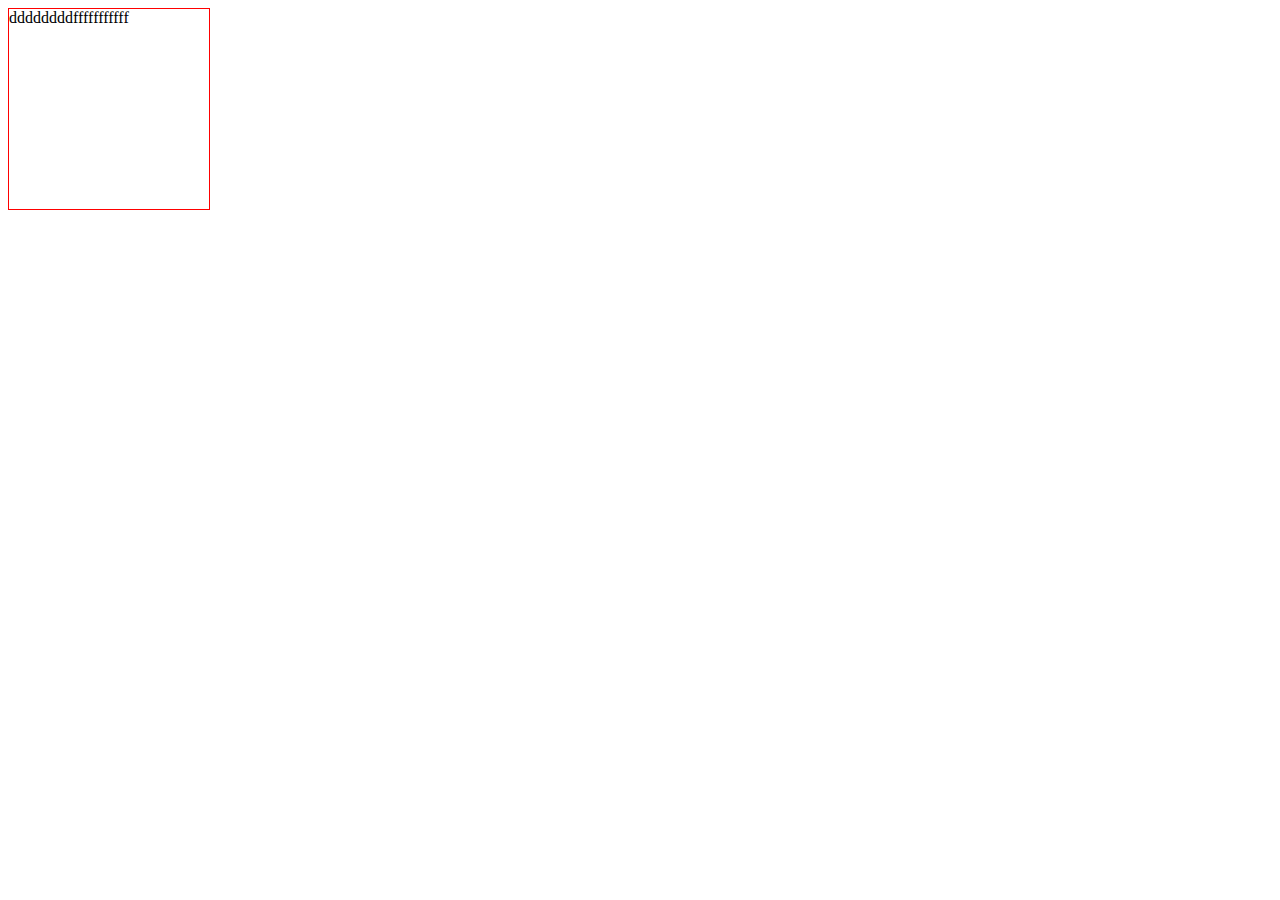
<file: js/lianxiti.html>
<!DOCTYPE html>
<html>
	<head>
		<meta charset="UTF-8">
		<title></title>
	 <style>
        .d1{
            width:200px;
            height: 200px;
            border:1px solid red;
            overflow: hidden;
        }
        .d2{
            width: 230px;
            height: 200px;
            overflow: auto;
        }
        .d3{
            width: 200px;
            height: 300px;
        }
    </style>
</head>
<body>
<div class="d1">
    <div class="d2">
        <div class="d3">ddddddddfffffffffff</div>
    </div>
</div>
	</body>
</html>
</file>
<file: css/main.css>
@charset "UTF-8";
* {
  box-sizing: border-box;
}

html {
  font-family: Arial, Helvetica, STHeiTi, sans-serif;
}

html,
body,
header,
section,
footer,
div,
ul,
ol,
li,
img,
a,
span,
em,
del,
legend,
center,
strong,
var,
fieldset,
form,
label,
dl,
dt,
dd,
cite,
input,
hr,
time,
mark,
code,
figcaption,
figure,
textarea,
h1,
h2,
h3,
h4,
h5,
h6,
p {
  margin: 0;
  border: 0;
  padding: 0;
  font-style: normal;
  color: #323232;
}

html,
body {
  -webkit-touch-callout: none;
  -webkit-text-size-adjust: none;
  -webkit-tap-highlight-color: transparent;
  -webkit-user-select: none;
  background-color: #fff;
}

nav,
article,
aside,
details,
main,
header,
footer,
section,
fieldset,
figcaption,
figure {
  display: block;
}

img,
a,
button,
em,
del,
strong,
var,
label,
cite,
small,
time,
mark,
code,
textarea {
  display: inline-block;
}

header,
section,
footer {
  position: relative;
}

ol,
ul {
  list-style: none;
}

input,
button,
textarea {
  border: 0;
  margin: 0;
  padding: 0;
  font-size: 1em;
  line-height: 1em;
  -webkit-appearance: none;
  outline: 0;
  background-color: transparent;
}

span {
  display: inline-block;
}

a:active,
a:hover {
  outline: 0;
}

a,
a:visited {
  text-decoration: none;
}

label,
.wordWrap {
  word-wrap: break-word;
  word-break: break-all;
}

table {
  border-collapse: collapse;
  border-spacing: 0;
}

td,
th {
  padding: 0;
}

.ellipsis {
  overflow: hidden;
  text-overflow: ellipsis;
  white-space: nowrap;
}

.ellipsis-2 {
  display: -webkit-box;
  overflow: hidden;
  text-overflow: ellipsis;
  white-space: normal !important;
  -webkit-line-clamp: 2;
  -webkit-box-orient: vertical;
}

.ellipsis-3 {
  display: -webkit-box;
  overflow: hidden;
  text-overflow: ellipsis;
  white-space: normal !important;
  -webkit-line-clamp: 3;
  -webkit-box-orient: vertical;
}

.clearfix:after {
  content: ' ';
  display: block;
  clear: both;
  visibility: hidden;
  line-height: 0;
  height: 0;
}

.display-box {
  display: -webkit-box;
  display: -webkit-flex;
  display: flex;
}

.box-orient-v {
  -webkit-box-orient: vertical;
  -webkit-flex-flow: column;
  flex-flow: column;
}

.box-orient-h {
  -webkit-box-orient: horizontal;
  -webkit-flex-flow: row;
  flex-flow: row;
}

.box-flex-1 {
  -webkit-box-flex: 1;
  -webkit-flex: 1;
  flex: 1;
}

.box-flex-2 {
  -webkit-box-flex: 2;
  -webkit-flex: 2;
  flex: 2;
}

.fr {
  float: right;
}

.fl {
  float: left;
}

.overtouch {
  overflow-y: auto;
  -webkit-overflow-scrolling: touch;
}

.border:after {
  content: "";
  position: absolute;
  top: 0;
  left: 0;
  border-top: 1px solid #DCDCDC;
  -webkit-box-sizing: border-box;
  width: 200%;
  height: 200%;
  -webkit-transform: scale(0.5);
  -webkit-transform-origin: left top;
}

@media screen and (min-width: 320px) {
  /*html {
		font-size: 21.33px
	}*/
  body {
    font-size: 12px;
  }
}

@media screen and (min-width: 360px) {
  /*html {
		font-size: 24px
	}*/
  body {
    font-size: 12px;
  }
}

@media screen and (min-width: 375px) {
  /*html {
		font-size: 25px
	}*/
  body {
    font-size: 12px;
  }
}

@media screen and (min-width: 384px) {
  /*html {
		font-size: 25.6px
	}*/
  body {
    font-size: 14px;
  }
}

@media screen and (min-width: 400px) {
  /*html {
		font-size: 26.67px
	}*/
  body {
    font-size: 14px;
  }
}

@media screen and (min-width: 414px) {
  /*html {
		font-size: 27.6px
	}*/
  body {
    font-size: 14px;
  }
}

@media screen and (min-width: 424px) {
  /*html {
		font-size: 28.27px
	}*/
  body {
    font-size: 14px;
  }
}

@media screen and (min-width: 480px) {
  /*html {
		font-size: 32px
	}*/
  body {
    font-size: 15.36px;
  }
}

@media screen and (min-width: 540px) {
  /*html {
		font-size: 36px
	}*/
  body {
    font-size: 17.28px;
  }
}

@media screen and (min-width: 720px) {
  /*html {
		font-size: 48px
	}*/
  body {
    font-size: 23.04px;
  }
}

@media screen and (min-width: 750px) {
  /*html {
		font-size: 50px
	}*/
  body {
    font-size: 24px;
  }
}

.loading_more {
  display: block;
  height: 1.5em;
  width: 100%;
}

.loading_more:before {
  background-image: url(../image/loading_more.gif) 30% center;
  background-repeat: no-repeat;
  background-size: contain;
  text-align: center;
}

.loading_more:after {
  content: '加载更多';
}

.foot {
  width: 100%;
  height: 6em;
  line-height: 6em;
  padding: 0 1em;
  background: #ce3d3a;
}

.foot .logo {
  height: 100%;
}

.foot .logo p {
  float: left;
  color: #fff;
  font-size: 2.5em;
}

.foot .logo .icon-xinxinicon {
  color: #fff;
  float: left;
  font-size: 4em;
  margin: 0 -0.3em;
}

.foot .logo .icon-category {
  color: #fff;
  float: right;
  font-size: 2em;
  font-weight: bold;
}

.bar {
  display: flex;
}

.bar li {
  text-align: center;
  width: 100%;
  flex: 1;
  border-bottom: 1px solid #adaeb3;
}

.bar li a {
  padding: 0.6em 0;
  color: #000;
  text-decoration: none;
  font-size: 1.6em;
}

.swiper-wrapper {
  position: relative;
  z-index: 99;
}

.swiper-wrapper img {
  width: 100%;
}

.box {
  width: 100%;
}

.box .tj {
  padding: 0.4em 0.2em;
  font-size: 1.5em;
  color: #666;
}

.box .box-full {
  display: flex;
  flex-direction: column;
  ustify-content: space-around;
}

.box .box-full div {
  display: flex;
  flex-direction: row;
  justify-content: space-around;
}

.box .box-full div li {
  flex: 1;
  margin-left: 0.5em;
}

.box .box-full div li img {
  width: 100%;
}

.box .box-full div li p {
  color: #666;
}

.newm {
  width: 100%;
}

.newm .zx {
  padding: 0.4em 0.2em;
  font-size: 1.5em;
  color: #666;
}

.newm-box {
  width: 100%;
}

.newm-box li {
  display: block;
  padding: 0.4em 1em;
}

.newm-box li h2 {
  font-weight: 400;
}

.newm-box li p {
  margin-top: 0.3em;
  font-weight: 300;
}

.left {
  float: left;
}

.right {
  float: right;
}

.right i {
  display: block;
  width: 4em;
  height: 3.5em;
  overflow: hidden;
}

.right i img {
  margin-left: -3.3em;
}

.yybd {
  padding: 0 0.6em;
}

.yybd .bd {
  width: 100%;
  display: flex;
  flex-direction: column;
}

.yybd .bd li {
  flex: 1;
  display: flex;
}

.yybd .bd li a {
  flex: 1;
  border: 0.1em solid #fff;
}

.yybd .bd li a img {
  width: 100%;
  height: auto;
}

.bg-s {
  width: 100%;
  height: 100%;
  background: rgba(220, 220, 220, 0.5);
}

.bg-s .ipt-s {
  text-align: center;
  border-bottom: 1px solid #adaeb3;
  position: relative;
}

.bg-s .ipt-s input {
  margin: 0 auto;
  width: 88%;
  height: 3em;
  padding-left: 2.6em;
  margin: 2em auto;
  border: 0.1em solid #ccc;
  border-radius: 2em;
}

.bg-s .ipt-s i {
  position: absolute;
  left: 9%;
  top: 37%;
  font-size: 1.6em;
}

.bg-s .push {
  width: 100%;
  height: 100%;
  text-align: center;
}

.bg-s .push .secs {
  margin: 0 auto;
  width: 95%;
  height: 40em;
  margin-top: 3.5%;
}

.bg-s .push .secs li {
  float: left;
  padding: 0 0.6em;
  height: 3em;
  border: 0.1em solid #ccc;
  border-radius: 2em;
  text-align: center;
  line-height: 3em;
  margin: 1em 0.3em;
}

.bg-s .push .secs a {
  font-size: 1.4em;
}

.bg-s .records {
  position: absolute;
  left: 5%;
  top: 10%;
  width: 90%;
  background: #fff;
  box-shadow: 0.3em 0.3em 0.2em #adaeb3;
  transform: translate3d(0, 0, 0);
  transition: all 500ms ease-in;
  opacity: 0;
}

.bg-s .records .recUl {
  margin: 1em 1em;
  min-height: 30em;
}

.bg-s .records li {
  display: flex;
  margin: 0.5em auto;
  width: 100%;
  height: 3em;
  border-bottom: 1px solid #adaeb3;
  line-height: 3em;
}

.bg-s .records li aside {
  flex: 1;
  overflow: hidden;
  white-space: nowrap;
  text-overflow: ellipsis;
  font-size: 1.5em;
}

.bg-s .records.active-s {
  opacity: 1;
}

.container {
  display: none;
  position: fixed;
  left: 0;
  top: 0;
  width: 100%;
  height: 100%;
  background: rgba(0, 0, 0, 0.5);
  z-index: 999;
}

.slide {
  transform: translate3d(100%, 0, 0);
  position: fixed;
  right: 0;
  top: 0;
  width: 70%;
  height: 100%;
  background: #ce3d3a;
  transition: transform 500ms ease-in;
  z-index: 999;
}

.slide .slide-h {
  position: absolute;
  left: 50%;
  top: 30%;
  width: 5em;
  height: 5em;
  border-radius: 50%;
  margin-left: -2.5em;
  box-shadow: 0 0 0.5em #fff;
}

.slide .slide-h img {
  width: 100%;
  height: 100%;
  border-radius: 50%;
}

.slide .slide-h p {
  text-align: center;
  color: #fff;
  margin-top: 0.3em;
}

.slide .slide-s ul li {
  color: #fff;
  text-align: center;
  padding-top: 1em;
}

.slide .slide-s ul li a {
  color: #fff;
  text-align: center;
  padding-top: 1em;
}

.slide .slide-s ul:nth-of-type(1) {
  display: inline-block;
  position: absolute;
  left: 30%;
  top: 45%;
}

.slide .slide-s ul:nth-of-type(2) {
  display: inline-block;
  position: absolute;
  right: 30%;
  top: 45%;
}

.slide .slide-f {
  position: absolute;
  left: 20%;
  bottom: 20%;
}

.slide .slide-f li {
  margin-top: 1em;
}

.slide .slide-f li a {
  font-size: 1.5em;
  color: #fff;
  padding: 0 0.5em;
}

.slide .slide-f li a i {
  font-size: 1.5em;
  color: #fff;
  padding: 0 0.5em;
}

.slide.active {
  transform: translate3d(0, 0, 0);
}
</file>
<file: font/iconfont.css>
@font-face {font-family: "iconfont";
  src: url('iconfont.eot?t=1496287756576'); /* IE9*/
  src: url('iconfont.eot?t=1496287756576#iefix') format('embedded-opentype'), /* IE6-IE8 */
  url('iconfont.woff?t=1496287756576') format('woff'), /* chrome, firefox */
  url('iconfont.ttf?t=1496287756576') format('truetype'), /* chrome, firefox, opera, Safari, Android, iOS 4.2+*/
  url('iconfont.svg?t=1496287756576#iconfont') format('svg'); /* iOS 4.1- */
}

.iconfont {
  font-family:"iconfont" !important;
  font-size:16px;
  font-style:normal;
  -webkit-font-smoothing: antialiased;
  -moz-osx-font-smoothing: grayscale;
}

.icon-all:before { content: "\e696"; }

.icon-back:before { content: "\e697"; }

.icon-cart:before { content: "\e698"; }

.icon-category:before { content: "\e699"; }

.icon-close:before { content: "\e69a"; }

.icon-comments:before { content: "\e69b"; }

.icon-delete:before { content: "\e69d"; }

.icon-edit:before { content: "\e69e"; }

.icon-favorite:before { content: "\e6a0"; }

.icon-form:before { content: "\e6a2"; }

.icon-less:before { content: "\e6a5"; }

.icon-moreunfold:before { content: "\e6a6"; }

.icon-more:before { content: "\e6a7"; }

.icon-pic:before { content: "\e6a8"; }

.icon-refresh:before { content: "\e6aa"; }

.icon-search:before { content: "\e6ac"; }

.icon-selected:before { content: "\e6ad"; }

.icon-set:before { content: "\e6ae"; }

.icon-success:before { content: "\e6b1"; }

.icon-viewgallery:before { content: "\e6b4"; }

.icon-wrong:before { content: "\e6b7"; }

.icon-account:before { content: "\e6b8"; }

.icon-add:before { content: "\e6b9"; }

.icon-clock:before { content: "\e6bb"; }

.icon-remind:before { content: "\e6bc"; }

.icon-calendar:before { content: "\e6bf"; }

.icon-attachment:before { content: "\e6c0"; }

.icon-discount:before { content: "\e6c5"; }

.icon-process:before { content: "\e6ce"; }

.icon-gifts:before { content: "\e6db"; }

.icon-subtract:before { content: "\e6fe"; }

.icon-gerenzhongxin:before { content: "\e70b"; }

.icon-icondownload:before { content: "\e714"; }

.icon-map:before { content: "\e715"; }

.icon-bad:before { content: "\e716"; }

.icon-good:before { content: "\e717"; }

.icon-iconfontplay2:before { content: "\e719"; }

.icon-iconfontstop:before { content: "\e71a"; }

.icon-emailfilling:before { content: "\e72d"; }

.icon-favoritesfilling:before { content: "\e730"; }

.icon-accountfilling:before { content: "\e732"; }

.icon-favorites:before { content: "\e7ce"; }

.icon-xinxinicon:before { content: "\e615"; }
</file>
<file: font/demo.css>
*{margin: 0;padding: 0;list-style: none;}
/*
KISSY CSS Reset
理念：1. reset 的目的不是清除浏览器的默认样式，这仅是部分工作。清除和重置是紧密不可分的。
2. reset 的目的不是让默认样式在所有浏览器下一致，而是减少默认样式有可能带来的问题。
3. reset 期望提供一套普适通用的基础样式。但没有银弹，推荐根据具体需求，裁剪和修改后再使用。
特色：1. 适应中文；2. 基于最新主流浏览器。
维护：玉伯<lifesinger@gmail.com>, 正淳<ragecarrier@gmail.com>
 */

/** 清除内外边距 **/
body, h1, h2, h3, h4, h5, h6, hr, p, blockquote, /* structural elements 结构元素 */
dl, dt, dd, ul, ol, li, /* list elements 列表元素 */
pre, /* text formatting elements 文本格式元素 */
form, fieldset, legend, button, input, textarea, /* form elements 表单元素 */
th, td /* table elements 表格元素 */ {
  margin: 0;
  padding: 0;
}

/** 设置默认字体 **/
body,
button, input, select, textarea /* for ie */ {
  font: 12px/1.5 tahoma, arial, \5b8b\4f53, sans-serif;
}
h1, h2, h3, h4, h5, h6 { font-size: 100%; }
address, cite, dfn, em, var { font-style: normal; } /* 将斜体扶正 */
code, kbd, pre, samp { font-family: courier new, courier, monospace; } /* 统一等宽字体 */
small { font-size: 12px; } /* 小于 12px 的中文很难阅读，让 small 正常化 */

/** 重置列表元素 **/
ul, ol { list-style: none; }

/** 重置文本格式元素 **/
a { text-decoration: none; }
a:hover { text-decoration: underline; }


/** 重置表单元素 **/
legend { color: #000; } /* for ie6 */
fieldset, img { border: 0; } /* img 搭车：让链接里的 img 无边框 */
button, input, select, textarea { font-size: 100%; } /* 使得表单元素在 ie 下能继承字体大小 */
/* 注：optgroup 无法扶正 */

/** 重置表格元素 **/
table { border-collapse: collapse; border-spacing: 0; }

/* 清除浮动 */
.ks-clear:after, .clear:after {
  content: '\20';
  display: block;
  height: 0;
  clear: both;
}
.ks-clear, .clear {
  *zoom: 1;
}

.main {
  padding: 30px 100px;
width: 960px;
margin: 0 auto;
}
.main h1{font-size:36px; color:#333; text-align:left;margin-bottom:30px; border-bottom: 1px solid #eee;}

.helps{margin-top:40px;}
.helps pre{
  padding:20px;
  margin:10px 0;
  border:solid 1px #e7e1cd;
  background-color: #fffdef;
  overflow: auto;
}

.icon_lists{
  width: 100% !important;

}

.icon_lists li{
  float:left;
  width: 100px;
  height:180px;
  text-align: center;
  list-style: none !important;
}
.icon_lists .icon{
  font-size: 42px;
  line-height: 100px;
  margin: 10px 0;
  color:#333;
  -webkit-transition: font-size 0.25s ease-out 0s;
  -moz-transition: font-size 0.25s ease-out 0s;
  transition: font-size 0.25s ease-out 0s;

}
.icon_lists .icon:hover{
  font-size: 100px;
}



.markdown {
  color: #666;
  font-size: 14px;
  line-height: 1.8;
}

.highlight {
  line-height: 1.5;
}

.markdown img {
  vertical-align: middle;
  max-width: 100%;
}

.markdown h1 {
  color: #404040;
  font-weight: 500;
  line-height: 40px;
  margin-bottom: 24px;
}

.markdown h2,
.markdown h3,
.markdown h4,
.markdown h5,
.markdown h6 {
  color: #404040;
  margin: 1.6em 0 0.6em 0;
  font-weight: 500;
  clear: both;
}

.markdown h1 {
  font-size: 28px;
}

.markdown h2 {
  font-size: 22px;
}

.markdown h3 {
  font-size: 16px;
}

.markdown h4 {
  font-size: 14px;
}

.markdown h5 {
  font-size: 12px;
}

.markdown h6 {
  font-size: 12px;
}

.markdown hr {
  height: 1px;
  border: 0;
  background: #e9e9e9;
  margin: 16px 0;
  clear: both;
}

.markdown p,
.markdown pre {
  margin: 1em 0;
}

.markdown > p,
.markdown > blockquote,
.markdown > .highlight,
.markdown > ol,
.markdown > ul {
  width: 80%;
}

.markdown ul > li {
  list-style: circle;
}

.markdown > ul li,
.markdown blockquote ul > li {
  margin-left: 20px;
  padding-left: 4px;
}

.markdown > ul li p,
.markdown > ol li p {
  margin: 0.6em 0;
}

.markdown ol > li {
  list-style: decimal;
}

.markdown > ol li,
.markdown blockquote ol > li {
  margin-left: 20px;
  padding-left: 4px;
}

.markdown code {
  margin: 0 3px;
  padding: 0 5px;
  background: #eee;
  border-radius: 3px;
}

.markdown pre {
  border-radius: 6px;
  background: #f7f7f7;
  padding: 20px;
}

.markdown pre code {
  border: none;
  background: #f7f7f7;
  margin: 0;
}

.markdown strong,
.markdown b {
  font-weight: 600;
}

.markdown > table {
  border-collapse: collapse;
  border-spacing: 0px;
  empty-cells: show;
  border: 1px solid #e9e9e9;
  width: 95%;
  margin-bottom: 24px;
}

.markdown > table th {
  white-space: nowrap;
  color: #333;
  font-weight: 600;

}

.markdown > table th,
.markdown > table td {
  border: 1px solid #e9e9e9;
  padding: 8px 16px;
  text-align: left;
}

.markdown > table th {
  background: #F7F7F7;
}

.markdown blockquote {
  font-size: 90%;
  color: #999;
  border-left: 4px solid #e9e9e9;
  padding-left: 0.8em;
  margin: 1em 0;
  font-style: italic;
}

.markdown blockquote p {
  margin: 0;
}

.markdown .anchor {
  opacity: 0;
  transition: opacity 0.3s ease;
  margin-left: 8px;
}

.markdown .waiting {
  color: #ccc;
}

.markdown h1:hover .anchor,
.markdown h2:hover .anchor,
.markdown h3:hover .anchor,
.markdown h4:hover .anchor,
.markdown h5:hover .anchor,
.markdown h6:hover .anchor {
  opacity: 1;
  display: inline-block;
}

.markdown > br,
.markdown > p > br {
  clear: both;
}


.hljs {
  display: block;
  background: white;
  padding: 0.5em;
  color: #333333;
  overflow-x: auto;
}

.hljs-comment,
.hljs-meta {
  color: #969896;
}

.hljs-string,
.hljs-variable,
.hljs-template-variable,
.hljs-strong,
.hljs-emphasis,
.hljs-quote {
  color: #df5000;
}

.hljs-keyword,
.hljs-selector-tag,
.hljs-type {
  color: #a71d5d;
}

.hljs-literal,
.hljs-symbol,
.hljs-bullet,
.hljs-attribute {
  color: #0086b3;
}

.hljs-section,
.hljs-name {
  color: #63a35c;
}

.hljs-tag {
  color: #333333;
}

.hljs-title,
.hljs-attr,
.hljs-selector-id,
.hljs-selector-class,
.hljs-selector-attr,
.hljs-selector-pseudo {
  color: #795da3;
}

.hljs-addition {
  color: #55a532;
  background-color: #eaffea;
}

.hljs-deletion {
  color: #bd2c00;
  background-color: #ffecec;
}

.hljs-link {
  text-decoration: underline;
}

pre{
  background: #fff;
}
</file>
